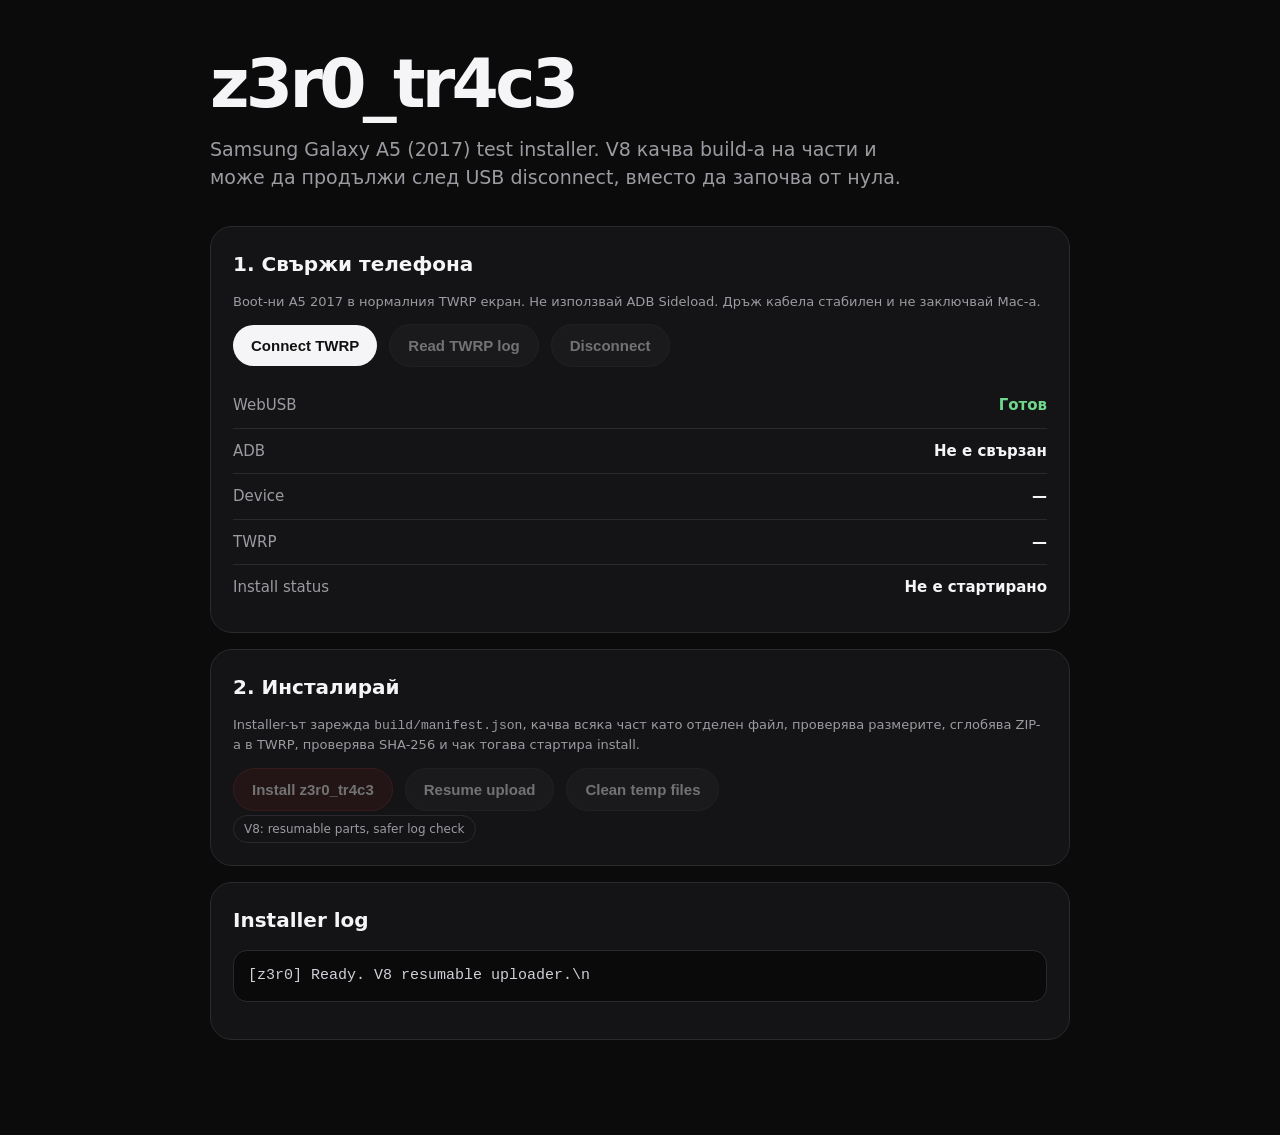
<file: index.html>
<!doctype html>
<html lang="bg">
<head>
<meta charset="utf-8">
<meta name="viewport" content="width=device-width,initial-scale=1">
<title>z3r0_tr4c3 Installer</title>
<style>
:root{color-scheme:dark;--bg:#0b0b0c;--card:#141416;--line:#29292e;--text:#f5f5f7;--muted:#9b9ba1;--accent:#7aa2ff;--ok:#70d78c;--warn:#ffd166;--bad:#ff7b72}
*{box-sizing:border-box}body{margin:0;background:var(--bg);color:var(--text);font:15px/1.5 -apple-system,BlinkMacSystemFont,"SF Pro Text",Inter,system-ui,sans-serif}.wrap{max-width:900px;margin:0 auto;padding:52px 20px 80px}h1{font-size:clamp(38px,7vw,68px);line-height:.95;letter-spacing:-.055em;margin:0 0 18px}h2{font-size:20px;margin:0 0 8px}.lead{font-size:19px;color:var(--muted);max-width:720px;margin:0 0 34px}.card{background:var(--card);border:1px solid var(--line);border-radius:22px;padding:22px;margin:16px 0}.row{display:flex;gap:12px;flex-wrap:wrap;align-items:center}.kv{display:flex;justify-content:space-between;gap:18px;border-top:1px solid var(--line);padding:11px 0}.kv:first-of-type{border-top:0}.kv span{color:var(--muted)}button{border:0;border-radius:999px;padding:12px 18px;font-weight:700;font-size:15px;cursor:pointer;background:#f5f5f7;color:#111}button.secondary{background:#242429;color:#fff;border:1px solid #34343a}button.danger{background:#3a1717;color:#fff;border:1px solid #6b2828}button:disabled{opacity:.4;cursor:not-allowed}.ok{color:var(--ok)}.warn{color:var(--warn)}.bad{color:var(--bad)}.progressWrap{display:none;margin-top:18px}.progress{height:8px;background:#232327;border-radius:99px;overflow:hidden}.bar{height:100%;width:0;background:var(--accent);transition:width .12s linear}.prog{display:flex;justify-content:space-between;color:var(--muted);font-size:13px;margin-top:8px}pre{background:#0a0a0b;border:1px solid var(--line);padding:14px;border-radius:14px;max-height:380px;overflow:auto;white-space:pre-wrap;word-break:break-word;color:#cfd0d6}.small{font-size:13px;color:var(--muted)}code{font-family:ui-monospace,SFMono-Regular,Menlo,monospace}.pill{display:inline-block;border:1px solid var(--line);border-radius:999px;padding:4px 10px;color:var(--muted);font-size:12px;margin-top:4px}.split{display:grid;grid-template-columns:1fr 1fr;gap:16px}@media(max-width:760px){.split{grid-template-columns:1fr}}
</style>
</head>
<body>
<main class="wrap">
  <h1>z3r0_tr4c3</h1>
  <p class="lead">Samsung Galaxy A5 (2017) test installer. V8 качва build-а на части и може да продължи след USB disconnect, вместо да започва от нула.</p>

  <section class="card">
    <h2>1. Свържи телефона</h2>
    <p class="small">Boot-ни A5 2017 в нормалния TWRP екран. Не използвай ADB Sideload. Дръж кабела стабилен и не заключвай Mac-а.</p>
    <div class="row">
      <button id="connectBtn">Connect TWRP</button>
      <button id="logBtn" class="secondary" disabled>Read TWRP log</button>
      <button id="disconnectBtn" class="secondary" disabled>Disconnect</button>
    </div>
    <div style="margin-top:16px">
      <div class="kv"><span>WebUSB</span><strong id="webusb">Проверка…</strong></div>
      <div class="kv"><span>ADB</span><strong id="adb">Не е свързан</strong></div>
      <div class="kv"><span>Device</span><strong id="device">—</strong></div>
      <div class="kv"><span>TWRP</span><strong id="twrp">—</strong></div>
      <div class="kv"><span>Install status</span><strong id="installStatus">Не е стартирано</strong></div>
    </div>
  </section>

  <section class="card">
    <h2>2. Инсталирай</h2>
    <p class="small">Installer-ът зарежда <code>build/manifest.json</code>, качва всяка част като отделен файл, проверява размерите, сглобява ZIP-а в TWRP, проверява SHA-256 и чак тогава стартира install.</p>
    <div class="row">
      <button id="installBtn" class="danger" disabled>Install z3r0_tr4c3</button>
      <button id="resumeBtn" class="secondary" disabled>Resume upload</button>
      <button id="cleanBtn" class="secondary" disabled>Clean temp files</button>
    </div>
    <div id="progressWrap" class="progressWrap"><div class="progress"><div id="bar" class="bar"></div></div><div class="prog"><span id="stage">Готов</span><span id="progressText">0%</span></div></div>
    <span class="pill">V8: resumable parts, safer log check</span>
  </section>

  <section class="card"><h2>Installer log</h2><pre id="log">[z3r0] Ready. V8 resumable uploader.\n</pre></section>
</main>
<script>
(()=>{"use strict";
const EXPECTED_SHA="02690bb48d8796d1e935e4dee807909df8624dc285c58d8e6ee44ead33061283";
const REMOTE_PATH="/sdcard/Download/z3r0_tr4c3-a5y17lte-test.zip";
const PART_DIR="/sdcard/Download/z3r0_tr4c3_parts";
const MANIFEST_URL="./build/manifest.json";
const $=id=>document.getElementById(id);
let libs,adb,transport,ready=false,busy=false,currentManifest=null;
const sleep=ms=>new Promise(r=>setTimeout(r,ms));
const log=m=>{const t=new Date().toLocaleTimeString();$("log").textContent+=`[${t}] ${m}\n`;$("log").scrollTop=$("log").scrollHeight};
const state=(id,text,cls="")=>{const e=$(id);e.textContent=text;e.className=cls};
const err=e=>`${e?.name?e.name+": ":""}${e?.message||String(e)}`;
const esc=s=>String(s).replace(/'/g,"'\\''");
const q=s=>`'${esc(s)}'`;
async function imp(url){return import(url)}
async function loadLibs(){if(libs)return libs;log("Зареждам ADB engine…");const [a,c,u]=await Promise.all([
 imp("https://cdn.jsdelivr.net/npm/@yume-chan/adb@2.6.4/+esm"),
 imp("https://cdn.jsdelivr.net/npm/@yume-chan/adb-credential-web@2.1.0/+esm"),
 imp("https://cdn.jsdelivr.net/npm/@yume-chan/adb-daemon-webusb@2.3.2/+esm")]);
 libs={Adb:a.Adb,Transport:a.AdbDaemonTransport,Cred:c.default||c.AdbWebCredentialStore,Manager:u.AdbDaemonWebUsbDeviceManager};
 if(!libs.Adb||!libs.Transport||!libs.Cred||!libs.Manager)throw new Error("ADB API липсва");log("ADB engine: OK");return libs}
async function shell(cmd){
 if(!adb)throw new Error("ADB не е свързан");
 if(adb.subprocess?.noneProtocol?.spawnWaitText)return (await adb.subprocess.noneProtocol.spawnWaitText(cmd)).trim();
 const r=await adb.subprocess.spawnAndWait(cmd);return new TextDecoder().decode(r.stdout||new Uint8Array()).trim();
}
async function sh(cmd){return shell(`sh -c '${esc(cmd)}'`)}
async function syncWrite(path,readable){const s=await adb.sync();try{await s.write({filename:path,file:readable})}finally{try{await s.dispose()}catch{}}}
async function remoteSize(path){const out=await sh(`[ -f ${q(path)} ] && (wc -c < ${q(path)} 2>/dev/null || stat -c%s ${q(path)} 2>/dev/null) || echo 0`);const m=String(out).match(/\d+/);return m?Number(m[0]):0}
async function remoteRemove(path){await sh(`rm -f ${q(path)} 2>/dev/null || true`)}
async function connect(){if(busy)return;busy=true;$("connectBtn").disabled=true;try{
 if(!window.isSecureContext)throw new Error("Отвори сайта през HTTPS");if(!navigator.usb)throw new Error("WebUSB не е наличен");
 log("Отварям Chrome USB picker…");const raw=await navigator.usb.requestDevice({filters:[{vendorId:0x04e8},{classCode:0xff,subclassCode:0x42,protocolCode:0x01}]});
 await loadLibs();const manager=libs.Manager.BROWSER||new libs.Manager(navigator.usb);const devices=await manager.getDevices();
 const backend=devices.find(d=>d.raw===raw)||devices.find(d=>d.raw?.serialNumber===raw.serialNumber)||devices[0];if(!backend)throw new Error("ADB интерфейсът не е намерен");
 const connection=await backend.connect();transport=await libs.Transport.authenticate({serial:backend.serial||raw.serialNumber||"z3r0",connection,credentialStore:new libs.Cred("z3r0_tr4c3")});adb=new libs.Adb(transport);state("adb","Свързан","ok");
 const model=await shell("getprop ro.product.model");const dev=await shell("getprop ro.product.device");const combo=(model+" "+dev).toLowerCase();
 if(!(combo.includes("sm-a520")||combo.includes("a5y17lte")))throw new Error(`Грешно устройство: ${model} / ${dev}`);
 state("device",`${model} / ${dev}`,"ok");let tv=await shell("getprop ro.twrp.version");if(!tv)tv=await sh("twrp --version 2>/dev/null || echo detected");state("twrp",tv||"Detected","ok");
 ready=true;["installBtn","resumeBtn","disconnectBtn","logBtn","cleanBtn"].forEach(id=>$(id).disabled=false);log("DEVICE READY. Install е отключен.");
 }catch(e){console.error(e);state("adb","Грешка","bad");log("CONNECT ERROR: "+err(e))}finally{busy=false;$("connectBtn").disabled=false}}
async function getManifest(){const r=await fetch(MANIFEST_URL,{cache:"no-store"});if(!r.ok)throw new Error(`Manifest HTTP ${r.status}`);const m=await r.json();if(m.sha256?.toLowerCase()!==EXPECTED_SHA)throw new Error("Manifest SHA-256 не съвпада с очаквания");if(!Array.isArray(m.parts)||!m.parts.length)throw new Error("Manifest няма части");currentManifest=m;return m}
function progressPartStream(stream,total,baseLoaded){const reader=stream.getReader();let partLoaded=0;const allTotal=Number(currentManifest?.size||0);return new ReadableStream({
 async pull(controller){const r=await reader.read();if(r.done){controller.close();return}partLoaded+=r.value.byteLength;const totalLoaded=baseLoaded+partLoaded;const p=allTotal?Math.min(100,totalLoaded/allTotal*100):0;$("bar").style.width=p+"%";$("progressText").textContent=p.toFixed(1)+"%";controller.enqueue(r.value)},
 cancel(reason){try{reader.cancel(reason)}catch{}}
})}
async function uploadParts(m){
 await sh(`mkdir -p ${q(PART_DIR)} /sdcard/Download`);
 let uploadedBytes=0;
 for(let i=0;i<m.parts.length;i++){
   const part=m.parts[i];const partPath=`${PART_DIR}/${part.name}`;const expected=Number(part.size||0);
   const existing=await remoteSize(partPath);
   if(existing===expected && expected>0){uploadedBytes+=expected;const p=Number(m.size)?Math.min(100,uploadedBytes/Number(m.size)*100):0;$("bar").style.width=p+"%";$("progressText").textContent=p.toFixed(1)+"%";log(`Част ${i+1}/${m.parts.length}: ${part.name} вече е качена, skip.`);continue;}
   if(existing>0){log(`Част ${i+1}/${m.parts.length}: има непълна част (${existing}/${expected}), трия я.`);await remoteRemove(partPath)}
   const url=new URL(`./build/${part.name}`,location.href);$("stage").textContent=`Качвам част ${i+1}/${m.parts.length}`;log(`Част ${i+1}/${m.parts.length}: ${part.name} → TWRP`);
   const r=await fetch(url,{cache:"no-store"});if(!r.ok||!r.body)throw new Error(`${part.name}: HTTP ${r.status}`);
   await syncWrite(partPath,progressPartStream(r.body,expected,uploadedBytes));
   const written=await remoteSize(partPath);if(written!==expected)throw new Error(`${part.name}: качени са ${written}, очаквани ${expected}`);
   uploadedBytes+=expected;await sh("sync 2>/dev/null || true");await sleep(250);
 }
}
async function assembleZip(m){
 $("stage").textContent="Сглобявам ZIP…";log("Сглобявам ZIP в TWRP от качените части…");
 await remoteRemove(REMOTE_PATH);
 const list=m.parts.map(p=>`${PART_DIR}/${p.name}`);
 const catCmd=`cat ${list.map(q).join(" ")} > ${q(REMOTE_PATH)}`;
 await sh(catCmd);
 await sh("sync 2>/dev/null || true");
 const size=await remoteSize(REMOTE_PATH);if(size!==Number(m.size))throw new Error(`ZIP размерът не съвпада: ${size}/${m.size}`);
}
async function verifyZip(){
 $("stage").textContent="Проверявам SHA-256…";log("Проверявам SHA-256 на телефона…");
 const out=await sh(`sha256sum ${q(REMOTE_PATH)} 2>/dev/null || toybox sha256sum ${q(REMOTE_PATH)} 2>/dev/null || busybox sha256sum ${q(REMOTE_PATH)} 2>/dev/null`);
 const got=(out.match(/[0-9a-fA-F]{64}/)||[""])[0].toLowerCase();if(got!==EXPECTED_SHA)throw new Error(`SHA-256 mismatch: ${got||"няма hash"}`);log("SHA-256 VERIFIED.");
}
async function readRecoveryLog(){if(!adb){log("Няма ADB връзка.");return ""}const text=await sh("tail -n 260 /tmp/recovery.log 2>/dev/null || tail -n 260 /cache/recovery/last_log 2>/dev/null || tail -n 260 /cache/recovery/log 2>/dev/null || echo NO_RECOVERY_LOG");log("----- TWRP recovery log tail -----");log(text||"празен log");log("----- end log -----");return text||""}
function detectFailure(text){const t=text.toLowerCase();const bad=["error executing updater binary","updater process ended with error","updater process ended with signal","zip file is corrupt","invalid zip","not a valid zip","failed to map file","failed to mount","failed to flash","failed to install","script aborted","assert failed","installation aborted","no such file or directory","cannot install","unable to open zip file","error installing zip file","failed"];
 return bad.find(x=>t.includes(x))||""}
function detectSuccess(text){const t=text.toLowerCase();const good=["script succeeded","install complete","done processing script file","successful"];
 return good.find(x=>t.includes(x))||""}
async function runTwrpInstall(){
 $("stage").textContent="Инсталирам…";log("Стартирам TWRP install…");
 const out2=await sh(`twrp install ${q(REMOTE_PATH)}; echo __Z3R0_TWRP_EXIT:$?`);if(out2)log(out2.replace(/__Z3R0_TWRP_EXIT:\d+/g,"").trim());
 const exitCode=(out2.match(/__Z3R0_TWRP_EXIT:(\d+)/)||[])[1];
 const rec=await readRecoveryLog();const combined=`${out2}\n${rec}`;const failure=detectFailure(combined);const success=detectSuccess(combined);
 if(exitCode&&exitCode!=="0")throw new Error(`TWRP install exit code ${exitCode}`);
 if(failure)throw new Error(`TWRP log показва проблем: ${failure}`);
 $("bar").style.width="100%";$("progressText").textContent="100%";
 if(success){$("stage").textContent="Install command done";state("installStatus","TWRP log няма грешка","ok");log("TWRP command приключи и log-ът не показва грешка. Провери екрана на TWRP преди Reboot System.")}
 else{$("stage").textContent="Провери TWRP";state("installStatus","Няма доказан success в TWRP log","warn");log("Командата приключи, но няма ясен SUCCESS в recovery log. НЕ го маркирам като flashed.")}
}
async function doInstall(skipConfirm=false){
 if(!ready||busy)return;if(!skipConfirm&&!confirm("Ще flash-не UNTESTED build през TWRP. Продължаваме ли?"))return;busy=true;$("installBtn").disabled=true;$("resumeBtn").disabled=true;$("progressWrap").style.display="block";state("installStatus","Работи…","warn");try{
  $("stage").textContent="Чета manifest…";log("Чета build manifest от GitHub Pages…");const m=await getManifest();log(`Build: ${(m.size/1024/1024).toFixed(1)} MB / ${m.parts.length} части`);
  log("UPLOAD MODE: отделни части + resume при disconnect.");
  await uploadParts(m);
  await assembleZip(m);
  await verifyZip();
  await runTwrpInstall();
 }catch(e){console.error(e);$("stage").textContent="Грешка";state("installStatus","Не е flash-нато","bad");log("INSTALL ERROR: "+err(e));
  if(String(err(e)).toLowerCase().includes("disconnected")){log("USB връзката падна. Върни телефона в TWRP, натисни Connect TWRP и после Resume upload. Качените цели части ще се пропуснат.")}
  else{log("Натисни Read TWRP log, ако TWRP още е свързан, и прати последните редове.")}
 }finally{busy=false;$("installBtn").disabled=!ready;$("resumeBtn").disabled=!ready}}
async function cleanTemp(){if(!ready||busy)return;if(!confirm("Да изтрия временните z3r0 файлове от /sdcard/Download?"))return;busy=true;try{await sh(`rm -rf ${q(PART_DIR)} ${q(REMOTE_PATH)} 2>/dev/null || true`);$("bar").style.width="0%";$("progressText").textContent="0%";state("installStatus","Temp изчистен","warn");log("Temp files cleaned.")}catch(e){log("CLEAN ERROR: "+err(e))}finally{busy=false}}
$("connectBtn").addEventListener("click",connect);
$("installBtn").addEventListener("click",()=>doInstall(false));
$("resumeBtn").addEventListener("click",()=>doInstall(true));
$("cleanBtn").addEventListener("click",cleanTemp);
$("logBtn").addEventListener("click",()=>readRecoveryLog().catch(e=>log("LOG ERROR: "+err(e))));
$("disconnectBtn").addEventListener("click",async()=>{try{await transport?.close?.()}catch{}adb=null;transport=null;ready=false;["installBtn","resumeBtn","disconnectBtn","logBtn","cleanBtn"].forEach(id=>$(id).disabled=true);state("adb","Не е свързан");state("installStatus","Не е стартирано");log("Disconnected.")});
if(!window.isSecureContext)state("webusb","Нужен е HTTPS","bad");else if(!navigator.usb)state("webusb","Няма WebUSB","bad");else state("webusb","Готов","ok");
})();
</script>
</body></html>
</file>
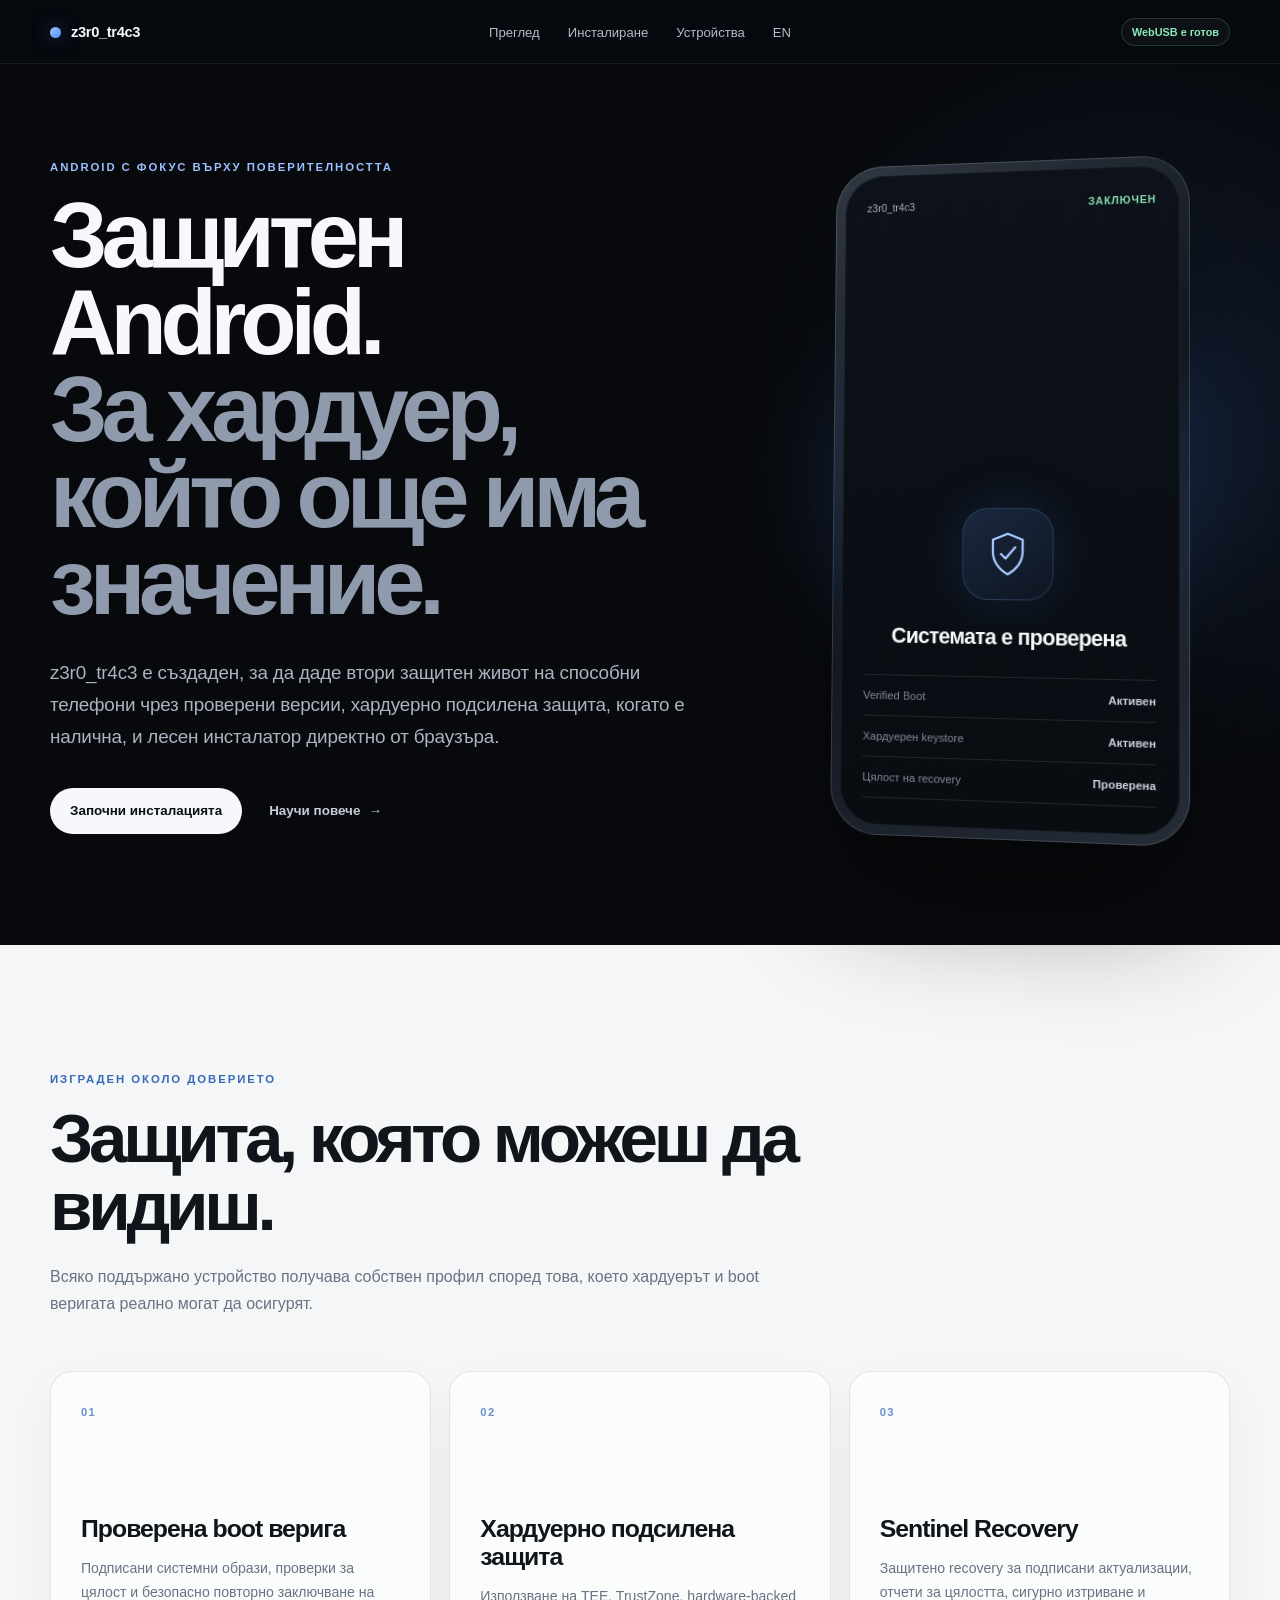
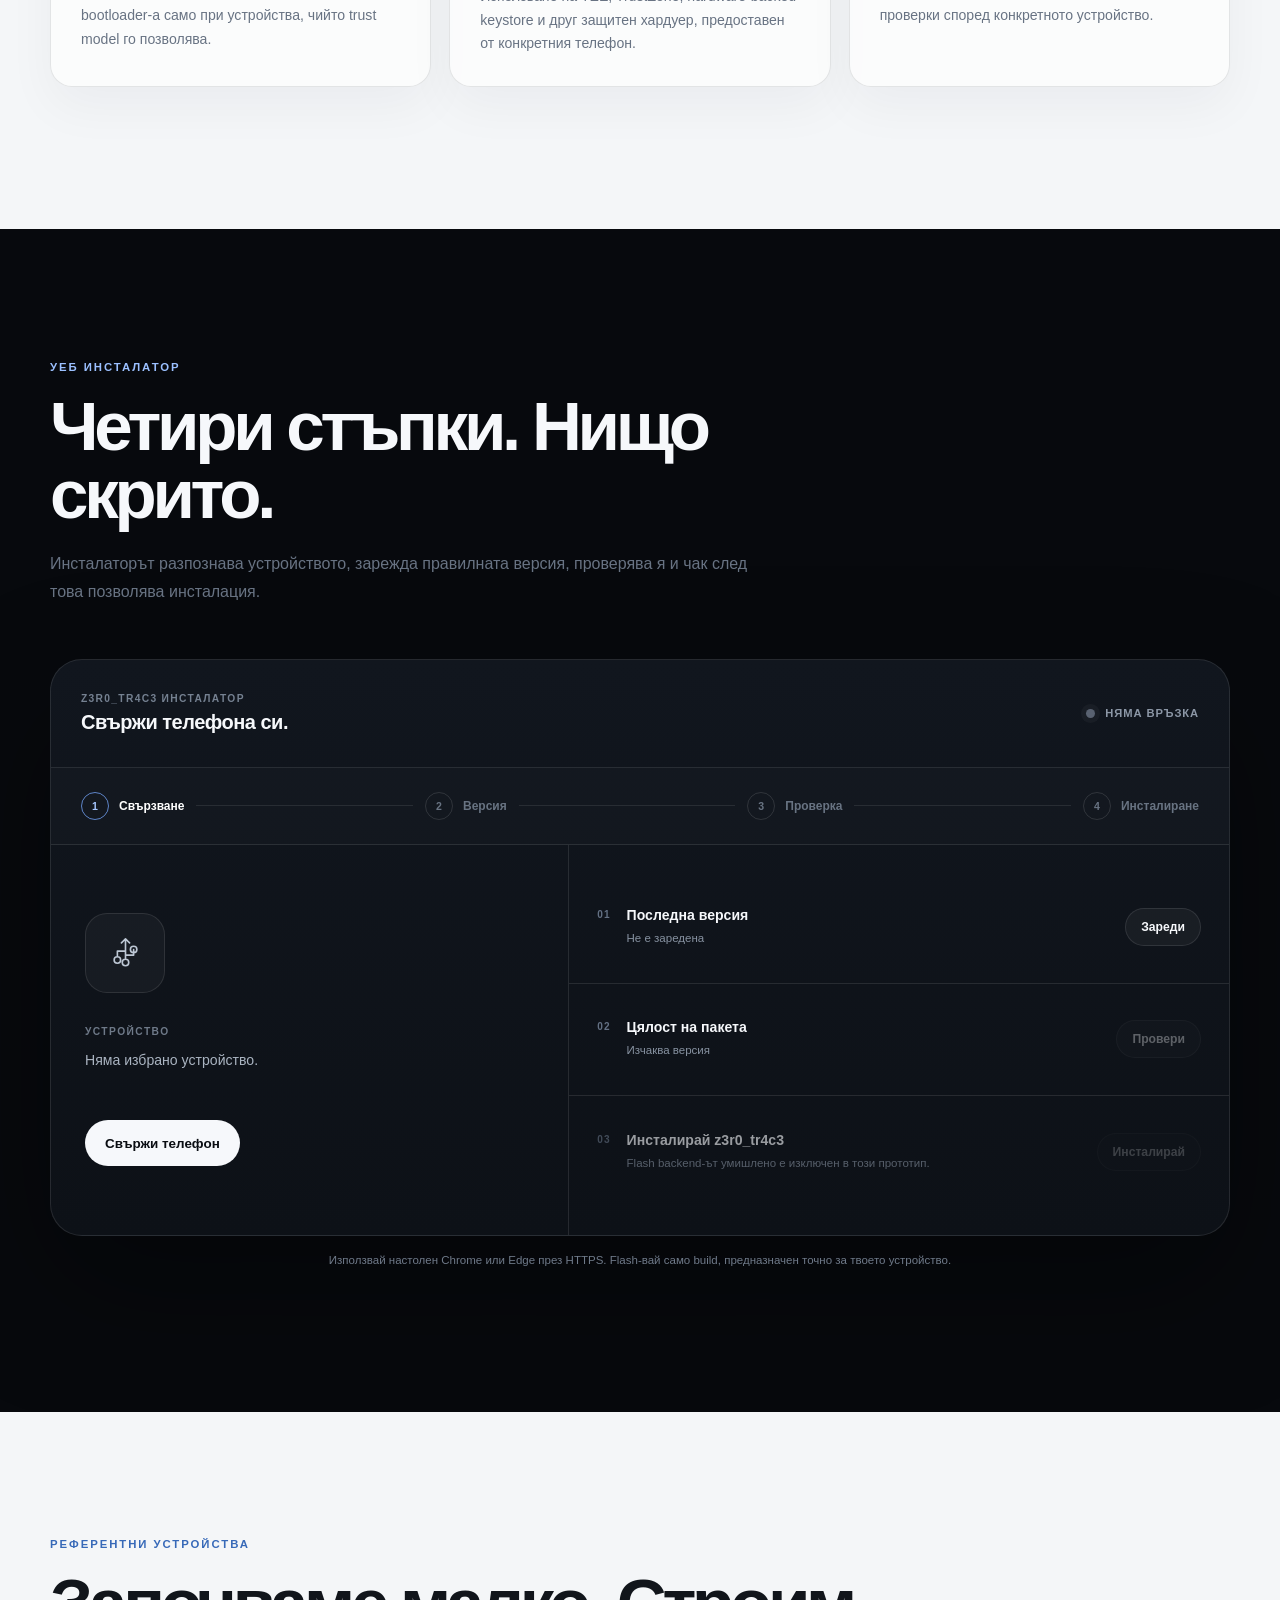
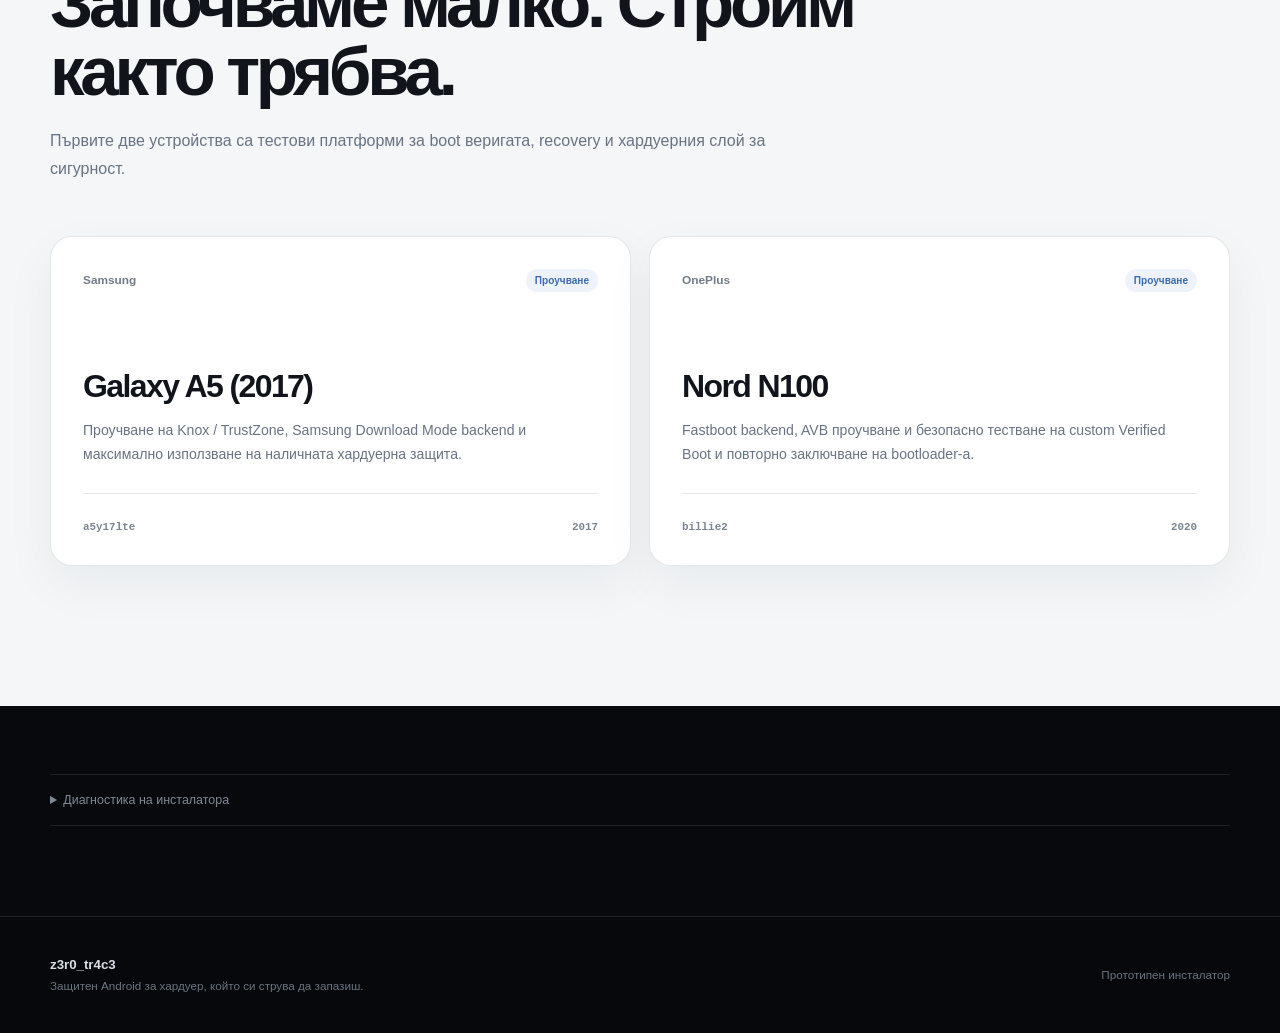
<file: bg/index.html>
<!doctype html>
<html lang="bg">
<head>
  <meta charset="utf-8" />
  <meta name="viewport" content="width=device-width, initial-scale=1" />
  <meta name="theme-color" content="#07090d" />
  <meta name="description" content="z3r0_tr4c3 — защитен Android и уеб инсталатор" />
  <title>z3r0_tr4c3 — Защитен Android</title>
  <link rel="stylesheet" href="../styles.css" />
</head>
<body>
  <header class="site-header">
    <div class="shell nav">
      <a class="wordmark" href="#top" aria-label="z3r0_tr4c3 начало">
        <span class="wordmark-dot" aria-hidden="true"></span>
        <span>z3r0_tr4c3</span>
      </a>
      <nav class="nav-links" aria-label="Основна навигация">
        <a href="#overview">Преглед</a>
        <a href="#install">Инсталиране</a>
        <a href="#devices">Устройства</a>
        <a href="../" aria-label="English version">EN</a>
      </nav>
      <span id="browserBadge" class="badge neutral">Проверка на WebUSB…</span>
    </div>
  </header>

  <main id="top">
    <section class="hero shell">
      <div class="hero-copy reveal">
        <p class="eyebrow">ANDROID С ФОКУС ВЪРХУ ПОВЕРИТЕЛНОСТТА</p>
        <h1>Защитен Android.<br><span>За хардуер, който още има значение.</span></h1>
        <p class="hero-lead">
          z3r0_tr4c3 е създаден, за да даде втори защитен живот на способни телефони чрез проверени версии,
          хардуерно подсилена защита, когато е налична, и лесен инсталатор директно от браузъра.
        </p>
        <div class="hero-actions">
          <a class="button button-primary" href="#install">Започни инсталацията</a>
          <a class="button button-link" href="#overview">Научи повече <span aria-hidden="true">→</span></a>
        </div>
      </div>

      <div class="hero-visual reveal" data-delay="120">
        <div class="device-frame" aria-label="Преглед на защитата на z3r0_tr4c3">
          <div class="device-glow"></div>
          <div class="device-screen">
            <div class="device-screen-top">
              <span>z3r0_tr4c3</span>
              <span class="mini-lock">ЗАКЛЮЧЕН</span>
            </div>
            <div class="shield-mark" aria-hidden="true">
              <svg viewBox="0 0 64 64"><path d="M32 5 52 13v16c0 13-8.4 24-20 30C20.4 53 12 42 12 29V13L32 5Z"/><path d="m23 32 6 6 13-15"/></svg>
            </div>
            <p>Системата е проверена</p>
            <div class="security-list">
              <div><span>Verified Boot</span><b>Активен</b></div>
              <div><span>Хардуерен keystore</span><b>Активен</b></div>
              <div><span>Цялост на recovery</span><b>Проверена</b></div>
            </div>
          </div>
        </div>
      </div>
    </section>

    <section id="overview" class="overview-section">
      <div class="shell">
        <div class="section-heading reveal">
          <p class="eyebrow">ИЗГРАДЕН ОКОЛО ДОВЕРИЕТО</p>
          <h2>Защита, която можеш да видиш.</h2>
          <p>Всяко поддържано устройство получава собствен профил според това, което хардуерът и boot веригата реално могат да осигурят.</p>
        </div>

        <div class="feature-grid">
          <article class="feature-card reveal">
            <span class="feature-number">01</span>
            <h3>Проверена boot верига</h3>
            <p>Подписани системни образи, проверки за цялост и безопасно повторно заключване на bootloader-а само при устройства, чийто trust model го позволява.</p>
          </article>
          <article class="feature-card reveal" data-delay="70">
            <span class="feature-number">02</span>
            <h3>Хардуерно подсилена защита</h3>
            <p>Използване на TEE, TrustZone, hardware-backed keystore и друг защитен хардуер, предоставен от конкретния телефон.</p>
          </article>
          <article class="feature-card reveal" data-delay="140">
            <span class="feature-number">03</span>
            <h3>Sentinel Recovery</h3>
            <p>Защитено recovery за подписани актуализации, отчети за цялостта, сигурно изтриване и проверки според конкретното устройство.</p>
          </article>
        </div>
      </div>
    </section>

    <section id="install" class="installer-section">
      <div class="shell">
        <div class="section-heading reveal">
          <p class="eyebrow">УЕБ ИНСТАЛАТОР</p>
          <h2>Четири стъпки. Нищо скрито.</h2>
          <p>Инсталаторът разпознава устройството, зарежда правилната версия, проверява я и чак след това позволява инсталация.</p>
        </div>

        <div class="installer-window reveal">
          <div class="installer-topbar">
            <div>
              <span class="installer-caption">z3r0_tr4c3 инсталатор</span>
              <strong id="panelTitle">Свържи телефона си</strong>
            </div>
            <div class="installer-state">
              <span id="panelStatusOrb" class="status-orb"></span>
              <span id="securityState">НЯМА ВРЪЗКА</span>
            </div>
          </div>

          <div class="step-strip" aria-label="Напредък на инсталацията">
            <div class="install-step active" data-step="1"><span>1</span><strong>Свързване</strong></div>
            <div class="step-line"><i id="progressLine"></i></div>
            <div class="install-step" data-step="2"><span>2</span><strong>Версия</strong></div>
            <div class="step-line"><i></i></div>
            <div class="install-step" data-step="3"><span>3</span><strong>Проверка</strong></div>
            <div class="step-line"><i></i></div>
            <div class="install-step" data-step="4"><span>4</span><strong>Инсталиране</strong></div>
          </div>

          <div class="installer-content">
            <div class="connect-panel">
              <div class="connect-icon" aria-hidden="true">
                <svg viewBox="0 0 48 48"><path d="M24 6v25m0-25-5 5m5-5 5 5M24 21H14v7m10-2h10v-7m-20 9a4 4 0 1 0 0 8 4 4 0 0 0 0-8Zm20-13a4 4 0 1 0 0 8 4 4 0 0 0 0-8ZM24 31a4 4 0 1 0 0 8 4 4 0 0 0 0-8Z"/></svg>
              </div>
              <div class="connect-copy">
                <span class="panel-label">УСТРОЙСТВО</span>
                <p id="deviceStatus">Няма избрано устройство.</p>
                <button id="connectBtn" class="button button-primary">Свържи телефон</button>
              </div>
            </div>

            <div class="task-list">
              <div class="task-row">
                <div class="task-copy">
                  <span class="task-index">01</span>
                  <div><strong>Последна версия</strong><small id="releaseStatus">Не е заредена</small></div>
                </div>
                <button id="releaseBtn" class="button button-secondary button-small">Зареди</button>
              </div>
              <div class="task-row">
                <div class="task-copy">
                  <span class="task-index">02</span>
                  <div><strong>Цялост на пакета</strong><small id="verifyStatus">Изчаква версия</small></div>
                </div>
                <button id="verifyBtn" class="button button-secondary button-small" disabled>Провери</button>
              </div>
              <div class="task-row task-disabled">
                <div class="task-copy">
                  <span class="task-index">03</span>
                  <div><strong>Инсталирай z3r0_tr4c3</strong><small>Flash backend-ът умишлено е изключен в този прототип.</small></div>
                </div>
                <button id="installBtn" class="button button-secondary button-small" disabled>Инсталирай</button>
              </div>
            </div>
          </div>
        </div>

        <p class="installer-note reveal">Използвай настолен Chrome или Edge през HTTPS. Flash-вай само build, предназначен точно за твоето устройство.</p>
      </div>
    </section>

    <section id="devices" class="devices-section">
      <div class="shell">
        <div class="section-heading reveal">
          <p class="eyebrow">РЕФЕРЕНТНИ УСТРОЙСТВА</p>
          <h2>Започваме малко. Строим както трябва.</h2>
          <p>Първите две устройства са тестови платформи за boot веригата, recovery и хардуерния слой за сигурност.</p>
        </div>

        <div class="device-grid">
          <article class="device-card reveal">
            <div class="device-card-top"><span>Samsung</span><span class="pill">Проучване</span></div>
            <h3>Galaxy A5 (2017)</h3>
            <p>Проучване на Knox / TrustZone, Samsung Download Mode backend и максимално използване на наличната хардуерна защита.</p>
            <div class="device-meta"><span>a5y17lte</span><span>2017</span></div>
          </article>
          <article class="device-card reveal" data-delay="90">
            <div class="device-card-top"><span>OnePlus</span><span class="pill">Проучване</span></div>
            <h3>Nord N100</h3>
            <p>Fastboot backend, AVB проучване и безопасно тестване на custom Verified Boot и повторно заключване на bootloader-а.</p>
            <div class="device-meta"><span>billie2</span><span>2020</span></div>
          </article>
        </div>
      </div>
    </section>

    <section class="diagnostics-section shell reveal">
      <details>
        <summary>Диагностика на инсталатора</summary>
        <pre id="log">[z3r0] инсталаторът е стартиран
[z3r0] изчакване на устройство…</pre>
      </details>
    </section>
  </main>

  <footer class="site-footer">
    <div class="shell footer-inner">
      <div>
        <strong>z3r0_tr4c3</strong>
        <span>Защитен Android за хардуер, който си струва да запазиш.</span>
      </div>
      <span>Прототипен инсталатор</span>
    </div>
  </footer>

  <script src="../config.js"></script>
  <script type="module" src="../src/app-bg.js"></script>
</body>
</html>
</file>
<file: styles.css>
:root {
  --bg: #07090d;
  --bg-soft: #0d1117;
  --surface: #11161e;
  --surface-2: #151b24;
  --paper: #f4f6f8;
  --paper-2: #e9edf2;
  --text: #f6f8fb;
  --text-dark: #11151b;
  --muted: #9ba5b4;
  --muted-dark: #687383;
  --line: rgba(255,255,255,.10);
  --line-dark: rgba(17,21,27,.10);
  --accent: #77a8ff;
  --accent-strong: #4d8fff;
  --good: #57d49b;
  --bad: #ff7b86;
  --radius-lg: 32px;
  --radius-md: 22px;
  --ease: cubic-bezier(.22,.8,.24,1);
}

* { box-sizing: border-box; }
html { scroll-behavior: smooth; color-scheme: dark; }
body {
  margin: 0;
  min-height: 100vh;
  background: var(--bg);
  color: var(--text);
  font-family: ui-sans-serif, -apple-system, BlinkMacSystemFont, "SF Pro Display", "Segoe UI", sans-serif;
  -webkit-font-smoothing: antialiased;
  text-rendering: optimizeLegibility;
}

a { color: inherit; text-decoration: none; }
button { font: inherit; }
button, a { -webkit-tap-highlight-color: transparent; }
::selection { background: rgba(119,168,255,.28); }
.shell { width: min(1180px, calc(100% - 48px)); margin: 0 auto; }

.site-header {
  position: fixed;
  inset: 0 0 auto;
  z-index: 50;
  border-bottom: 1px solid transparent;
  background: rgba(7,9,13,.56);
  backdrop-filter: saturate(140%) blur(18px);
  -webkit-backdrop-filter: saturate(140%) blur(18px);
}
.site-header::after {
  content: "";
  position: absolute;
  inset: auto 0 0;
  height: 1px;
  background: rgba(255,255,255,.07);
}
.nav {
  height: 64px;
  display: grid;
  grid-template-columns: 1fr auto 1fr;
  align-items: center;
  gap: 24px;
}
.wordmark {
  display: inline-flex;
  align-items: center;
  gap: 10px;
  width: max-content;
  font-size: .92rem;
  font-weight: 700;
  letter-spacing: -.025em;
}
.wordmark-dot {
  width: 11px;
  height: 11px;
  border-radius: 50%;
  background: linear-gradient(135deg, #a8c8ff, #4d8fff);
  box-shadow: 0 0 20px rgba(77,143,255,.45);
}
.nav-links { display: flex; align-items: center; gap: 28px; color: #b3bcc9; font-size: .82rem; }
.nav-links a { transition: color .2s ease; }
.nav-links a:hover { color: white; }
.badge {
  justify-self: end;
  min-height: 28px;
  display: inline-flex;
  align-items: center;
  padding: 0 10px;
  border: 1px solid var(--line);
  border-radius: 999px;
  color: var(--muted);
  background: rgba(255,255,255,.035);
  font-size: .68rem;
  font-weight: 650;
}
.badge.green { color: #8ce8bb; border-color: rgba(87,212,155,.22); }
.badge.red { color: #ff9ca5; border-color: rgba(255,123,134,.22); }

.hero {
  position: relative;
  min-height: 840px;
  padding: 158px 0 108px;
  display: grid;
  grid-template-columns: minmax(0, 1.08fr) minmax(360px, .72fr);
  gap: 72px;
  align-items: center;
}
.hero::before {
  content: "";
  position: absolute;
  width: 760px;
  height: 760px;
  right: -280px;
  top: 30px;
  border-radius: 50%;
  background: radial-gradient(circle, rgba(77,143,255,.18) 0, rgba(77,143,255,.06) 38%, transparent 70%);
  pointer-events: none;
}
.eyebrow {
  margin: 0 0 20px;
  color: #9bc0ff;
  font-size: .71rem;
  font-weight: 800;
  letter-spacing: .17em;
}
.hero h1 {
  margin: 0;
  max-width: 820px;
  font-size: clamp(4rem, 7.2vw, 7rem);
  line-height: .94;
  letter-spacing: -.067em;
  font-weight: 730;
}
.hero h1 span { color: #8f9bac; }
.hero-lead {
  max-width: 720px;
  margin: 30px 0 0;
  color: #aab3c0;
  font-size: clamp(1.02rem, 1.5vw, 1.18rem);
  line-height: 1.72;
  letter-spacing: -.01em;
}
.hero-actions { margin-top: 34px; display: flex; flex-wrap: wrap; gap: 14px; align-items: center; }
.button {
  min-height: 46px;
  padding: 0 19px;
  border: 1px solid transparent;
  border-radius: 999px;
  display: inline-flex;
  align-items: center;
  justify-content: center;
  gap: 8px;
  cursor: pointer;
  font-size: .84rem;
  font-weight: 700;
  transition: transform .22s var(--ease), background .22s ease, border-color .22s ease, opacity .22s ease;
}
.button:hover:not(:disabled) { transform: translateY(-2px); }
.button:disabled { opacity: .34; cursor: not-allowed; transform: none; }
.button-primary { background: #f6f8fb; color: #0a0d12; }
.button-primary:hover:not(:disabled) { background: white; }
.button-secondary { background: rgba(255,255,255,.045); color: var(--text); border-color: var(--line); }
.button-secondary:hover:not(:disabled) { background: rgba(255,255,255,.07); border-color: rgba(255,255,255,.16); }
.button-link { padding-left: 12px; padding-right: 12px; color: #c3ccd8; background: transparent; }
.button-link:hover { color: white; }
.button-small { min-height: 38px; padding: 0 15px; font-size: .76rem; }

.hero-visual { position: relative; min-height: 560px; display: grid; place-items: center; }
.device-frame {
  position: relative;
  width: min(360px, 88vw);
  aspect-ratio: .53;
  padding: 10px;
  border-radius: 48px;
  background: linear-gradient(145deg, #303843, #11161e 48%, #252d38);
  box-shadow: 0 60px 120px rgba(0,0,0,.48), inset 0 0 0 1px rgba(255,255,255,.15);
  transform: perspective(1200px) rotateY(-8deg) rotateX(2deg);
  transition: transform .65s var(--ease);
}
.hero-visual:hover .device-frame { transform: perspective(1200px) rotateY(-3deg) rotateX(0deg) translateY(-5px); }
.device-glow {
  position: absolute;
  inset: 17% -25% 18%;
  z-index: -1;
  border-radius: 50%;
  background: radial-gradient(circle, rgba(75,139,255,.31), transparent 68%);
  filter: blur(28px);
}
.device-screen {
  height: 100%;
  padding: 26px 22px;
  border-radius: 39px;
  background: linear-gradient(180deg, #0d121a, #090c11);
  border: 1px solid rgba(255,255,255,.055);
  overflow: hidden;
  display: flex;
  flex-direction: column;
}
.device-screen-top { display: flex; justify-content: space-between; gap: 12px; color: #aab4c2; font-size: .66rem; }
.mini-lock { color: #86ddae; font-weight: 800; letter-spacing: .08em; }
.shield-mark {
  width: 92px;
  height: 92px;
  margin: auto auto 24px;
  display: grid;
  place-items: center;
  border-radius: 26px;
  background: linear-gradient(145deg, rgba(93,154,255,.18), rgba(93,154,255,.06));
  border: 1px solid rgba(119,168,255,.2);
  box-shadow: 0 0 55px rgba(77,143,255,.15);
}
.shield-mark svg { width: 48px; fill: none; stroke: #a9c8ff; stroke-width: 3; stroke-linecap: round; stroke-linejoin: round; }
.device-screen > p { margin: 0 0 26px; text-align: center; font-size: 1.35rem; font-weight: 700; letter-spacing: -.035em; }
.security-list { border-top: 1px solid var(--line); }
.security-list div { padding: 14px 0; display: flex; justify-content: space-between; gap: 16px; border-bottom: 1px solid var(--line); font-size: .71rem; }
.security-list span { color: #7f8a99; }
.security-list b { color: #cbd3de; font-weight: 650; }

.overview-section {
  background: var(--paper);
  color: var(--text-dark);
  padding: 128px 0 142px;
}
.section-heading { max-width: 810px; margin-bottom: 54px; }
.section-heading h2 {
  margin: 0;
  font-size: clamp(3rem, 5.4vw, 5.35rem);
  line-height: .98;
  letter-spacing: -.062em;
  font-weight: 720;
}
.section-heading > p:last-child { max-width: 720px; margin: 22px 0 0; color: var(--muted-dark); font-size: 1rem; line-height: 1.7; }
.overview-section .eyebrow { color: #3769b8; }
.feature-grid { display: grid; grid-template-columns: repeat(3, 1fr); gap: 18px; }
.feature-card {
  min-height: 310px;
  padding: 30px;
  border: 1px solid var(--line-dark);
  border-radius: var(--radius-md);
  background: rgba(255,255,255,.62);
  box-shadow: 0 20px 50px rgba(22,31,43,.045);
}
.feature-number { color: #6b91cb; font-size: .7rem; font-weight: 800; letter-spacing: .12em; }
.feature-card h3 { margin: 95px 0 14px; font-size: 1.55rem; letter-spacing: -.04em; }
.feature-card p { margin: 0; color: var(--muted-dark); font-size: .88rem; line-height: 1.68; }

.installer-section { padding: 132px 0 146px; background: var(--bg); }
.installer-window {
  overflow: hidden;
  border: 1px solid var(--line);
  border-radius: var(--radius-lg);
  background: linear-gradient(180deg, #11161e, #0d1117);
  box-shadow: 0 50px 130px rgba(0,0,0,.35);
}
.installer-topbar {
  min-height: 108px;
  padding: 26px 30px;
  display: flex;
  align-items: center;
  justify-content: space-between;
  gap: 24px;
  border-bottom: 1px solid var(--line);
}
.installer-caption { display: block; margin-bottom: 7px; color: #758191; font-size: .64rem; font-weight: 800; letter-spacing: .13em; text-transform: uppercase; }
.installer-topbar strong { font-size: 1.25rem; letter-spacing: -.025em; }
.installer-state { display: flex; align-items: center; gap: 10px; color: #8c97a6; font-size: .7rem; font-weight: 750; letter-spacing: .08em; }
.status-orb { width: 9px; height: 9px; border-radius: 50%; background: #596271; box-shadow: 0 0 0 5px rgba(255,255,255,.035); }
.status-orb.good { background: var(--good); box-shadow: 0 0 0 5px rgba(87,212,155,.08); }
.status-orb.bad { background: var(--bad); box-shadow: 0 0 0 5px rgba(255,123,134,.08); }
.step-strip {
  padding: 24px 30px;
  display: grid;
  grid-template-columns: auto 1fr auto 1fr auto 1fr auto;
  align-items: center;
  gap: 12px;
  border-bottom: 1px solid var(--line);
  background: rgba(255,255,255,.012);
}
.install-step { display: flex; align-items: center; gap: 10px; color: #687382; }
.install-step > span { width: 28px; height: 28px; display: grid; place-items: center; border: 1px solid rgba(255,255,255,.12); border-radius: 50%; font-size: .66rem; font-weight: 750; }
.install-step strong { font-size: .75rem; font-weight: 700; }
.install-step.active { color: white; }
.install-step.active > span { border-color: rgba(119,168,255,.75); color: #a7c7ff; }
.install-step.complete { color: #bfc7d2; }
.install-step.complete > span { background: #87b0f6; color: #0b0e13; border-color: #87b0f6; }
.step-line { position: relative; height: 1px; background: rgba(255,255,255,.09); overflow: hidden; }
.step-line i { position: absolute; inset: 0 auto 0 0; width: 0; background: #77a8ff; transition: width .45s var(--ease); }
.step-line:first-of-type i { width: 0; }
.installer-content { display: grid; grid-template-columns: .88fr 1.12fr; min-height: 390px; }
.connect-panel {
  padding: 42px 34px;
  border-right: 1px solid var(--line);
  display: flex;
  flex-direction: column;
  justify-content: center;
}
.connect-icon {
  width: 80px;
  height: 80px;
  margin-bottom: 28px;
  display: grid;
  place-items: center;
  border-radius: 22px;
  border: 1px solid var(--line);
  background: rgba(255,255,255,.035);
}
.connect-icon svg { width: 39px; fill: none; stroke: #bdc7d4; stroke-width: 2; stroke-linecap: round; stroke-linejoin: round; }
.panel-label { color: #6e7988; font-size: .64rem; font-weight: 800; letter-spacing: .14em; }
.connect-copy p { min-height: 48px; margin: 10px 0 23px; color: #aab4c1; line-height: 1.58; font-size: .88rem; }
.connect-copy p strong { color: white; }
.task-list { display: grid; align-content: center; }
.task-row {
  min-height: 112px;
  padding: 23px 28px;
  display: flex;
  align-items: center;
  justify-content: space-between;
  gap: 24px;
  border-bottom: 1px solid var(--line);
}
.task-row:last-child { border-bottom: 0; }
.task-copy { display: flex; align-items: flex-start; gap: 16px; min-width: 0; }
.task-index { margin-top: 2px; color: #637083; font-size: .63rem; font-weight: 800; letter-spacing: .1em; }
.task-copy strong, .task-copy small { display: block; }
.task-copy strong { margin-bottom: 7px; font-size: .88rem; }
.task-copy small { max-width: 470px; color: #8792a1; font-size: .72rem; line-height: 1.5; overflow-wrap: anywhere; }
.task-disabled { opacity: .6; }
.installer-note { margin: 18px 0 0; color: #6f7a89; font-size: .72rem; text-align: center; }

.devices-section { padding: 126px 0 140px; background: var(--paper); color: var(--text-dark); }
.devices-section .eyebrow { color: #3769b8; }
.device-grid { display: grid; grid-template-columns: 1fr 1fr; gap: 18px; }
.device-card {
  min-height: 330px;
  padding: 32px;
  border-radius: var(--radius-md);
  border: 1px solid var(--line-dark);
  background: white;
  box-shadow: 0 18px 50px rgba(23,32,44,.055);
  display: flex;
  flex-direction: column;
  transition: transform .28s var(--ease), box-shadow .28s ease;
}
.device-card:hover { transform: translateY(-4px); box-shadow: 0 28px 70px rgba(23,32,44,.085); }
.device-card-top { display: flex; align-items: center; justify-content: space-between; gap: 20px; color: #707b89; font-size: .74rem; font-weight: 700; }
.pill { padding: 6px 9px; border-radius: 999px; background: #eef3fb; color: #3d6ba9; font-size: .63rem; }
.device-card h3 { margin: 76px 0 14px; font-size: 2rem; letter-spacing: -.05em; }
.device-card p { margin: 0; max-width: 500px; color: var(--muted-dark); font-size: .88rem; line-height: 1.7; }
.device-meta { margin-top: auto; padding-top: 28px; display: flex; justify-content: space-between; gap: 20px; border-top: 1px solid var(--line-dark); color: #7a8593; font: 700 .68rem/1 ui-monospace, SFMono-Regular, Menlo, monospace; }

.diagnostics-section { padding: 68px 0 90px; }
details { border-top: 1px solid var(--line); border-bottom: 1px solid var(--line); }
summary { padding: 18px 0; cursor: pointer; color: #7f8997; font-size: .78rem; }
pre { margin: 0 0 18px; padding: 18px; max-height: 260px; overflow: auto; border: 1px solid var(--line); border-radius: 14px; background: #05070a; color: #aeb7c4; font: 12px/1.65 ui-monospace, SFMono-Regular, Menlo, Consolas, monospace; }
.site-footer { border-top: 1px solid var(--line); background: #06080b; }
.footer-inner { min-height: 116px; display: flex; justify-content: space-between; gap: 24px; align-items: center; color: #697482; font-size: .73rem; }
.footer-inner div { display: grid; gap: 7px; }
.footer-inner strong { color: #d9dfe7; font-size: .83rem; }

.reveal { opacity: 0; transform: translateY(18px); transition: opacity .72s var(--ease) var(--delay, 0ms), transform .72s var(--ease) var(--delay, 0ms); }
.reveal.visible { opacity: 1; transform: none; }

@media (max-width: 940px) {
  .nav { grid-template-columns: 1fr auto; }
  .nav-links { display: none; }
  .hero { min-height: auto; grid-template-columns: 1fr; gap: 72px; padding: 142px 0 108px; }
  .hero-copy { max-width: 850px; }
  .hero-visual { min-height: 480px; }
  .device-frame { width: 300px; }
  .feature-grid { grid-template-columns: 1fr; }
  .feature-card { min-height: 220px; }
  .feature-card h3 { margin-top: 54px; }
  .installer-content { grid-template-columns: 1fr; }
  .connect-panel { border-right: 0; border-bottom: 1px solid var(--line); }
}

@media (max-width: 680px) {
  .shell { width: min(100% - 28px, 1180px); }
  .site-header .shell { width: min(100% - 24px, 1180px); }
  .badge { display: none; }
  .nav { grid-template-columns: 1fr; height: 58px; }
  .hero { padding-top: 112px; padding-bottom: 82px; }
  .hero h1 { font-size: clamp(3.35rem, 15vw, 5rem); }
  .hero-lead { font-size: .98rem; }
  .hero-visual { min-height: 410px; }
  .device-frame { width: 250px; border-radius: 39px; }
  .device-screen { border-radius: 31px; padding: 22px 18px; }
  .overview-section, .installer-section, .devices-section { padding-top: 92px; padding-bottom: 104px; }
  .section-heading h2 { font-size: clamp(2.8rem, 13vw, 4.2rem); }
  .step-strip { grid-template-columns: repeat(4, 1fr); gap: 8px; padding: 19px 20px; }
  .step-line { display: none; }
  .install-step { display: grid; justify-items: center; gap: 7px; text-align: center; }
  .install-step strong { font-size: .64rem; }
  .installer-topbar { align-items: flex-start; flex-direction: column; padding: 22px; }
  .connect-panel { padding: 32px 22px; }
  .task-row { align-items: flex-start; padding: 20px 22px; }
  .task-copy { gap: 10px; }
  .device-grid { grid-template-columns: 1fr; }
  .device-card { min-height: 290px; padding: 27px; }
  .device-card h3 { margin-top: 54px; }
  .footer-inner { align-items: flex-start; flex-direction: column; justify-content: center; }
}

@media (prefers-reduced-motion: reduce) {
  html { scroll-behavior: auto; }
  *, *::before, *::after { animation-duration: .01ms !important; animation-iteration-count: 1 !important; transition-duration: .01ms !important; }
  .reveal { opacity: 1; transform: none; }
  .device-frame { transform: none !important; }
}
</file>
